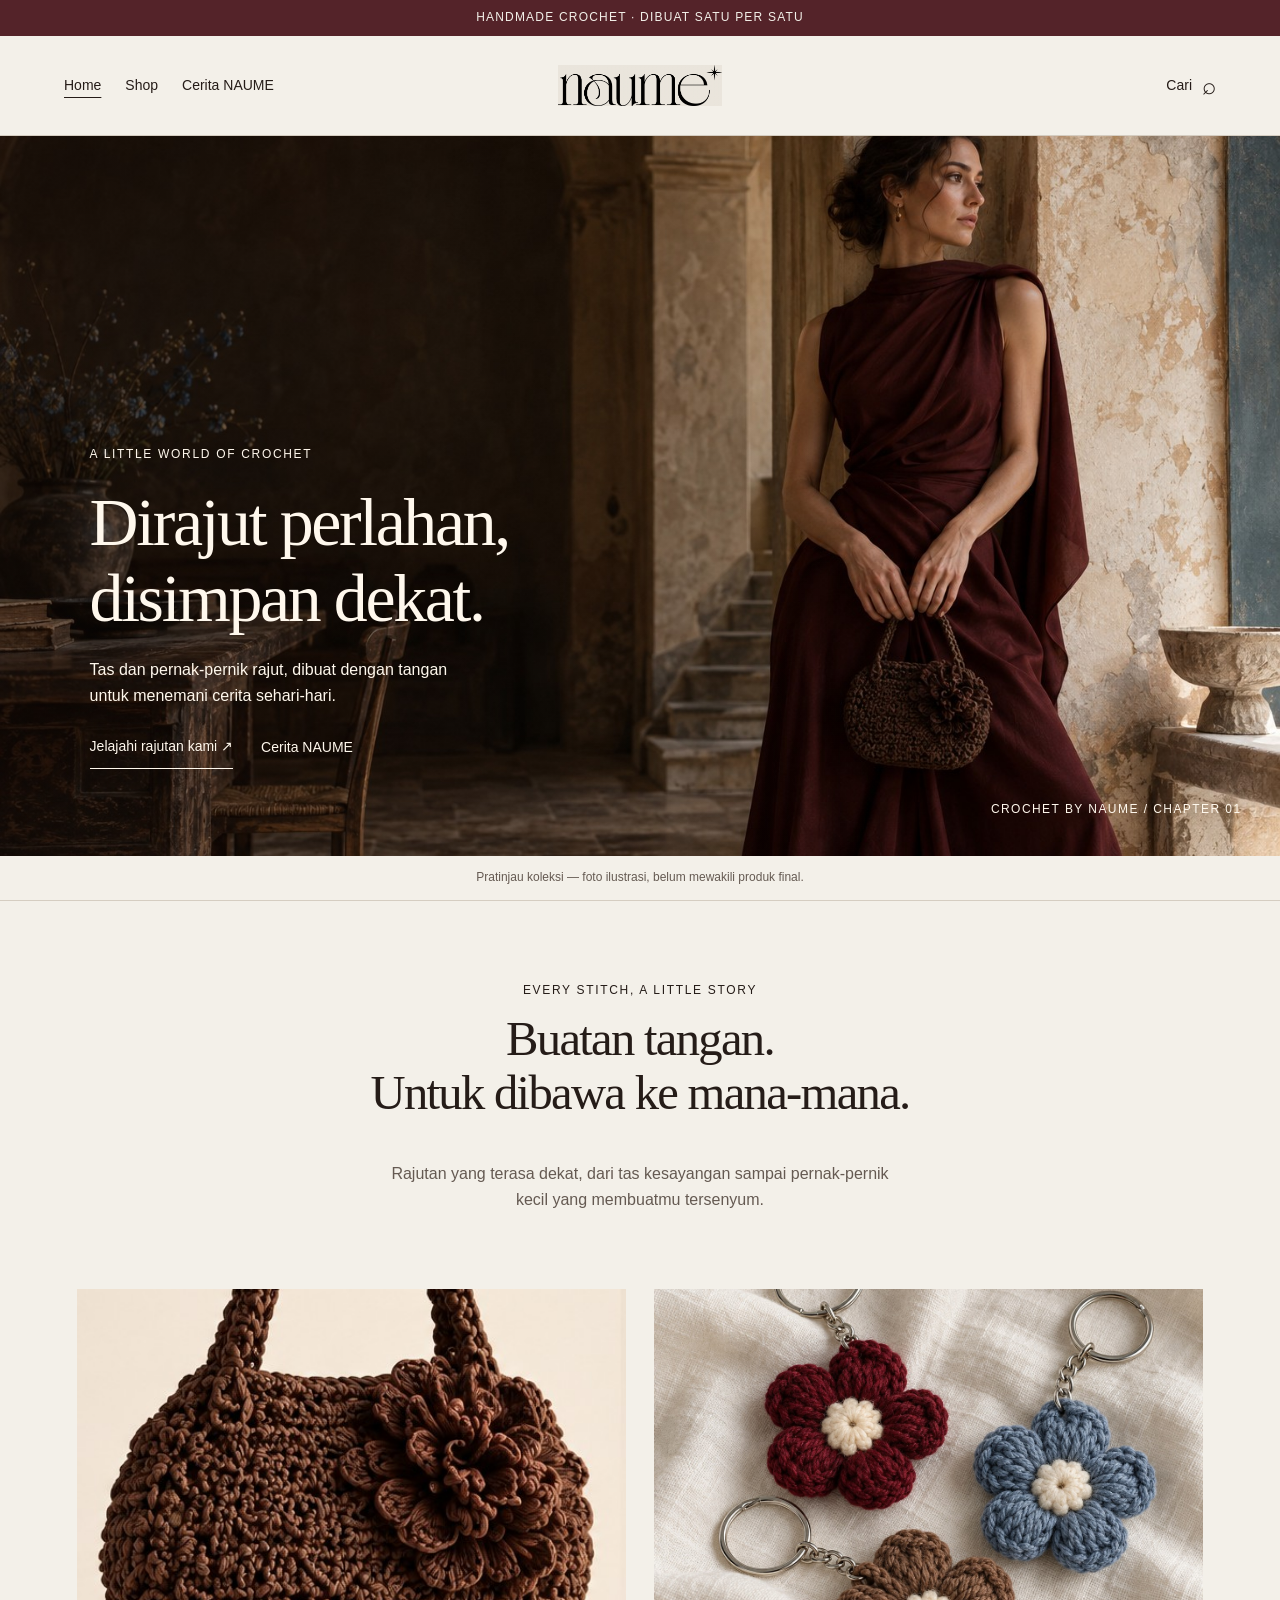
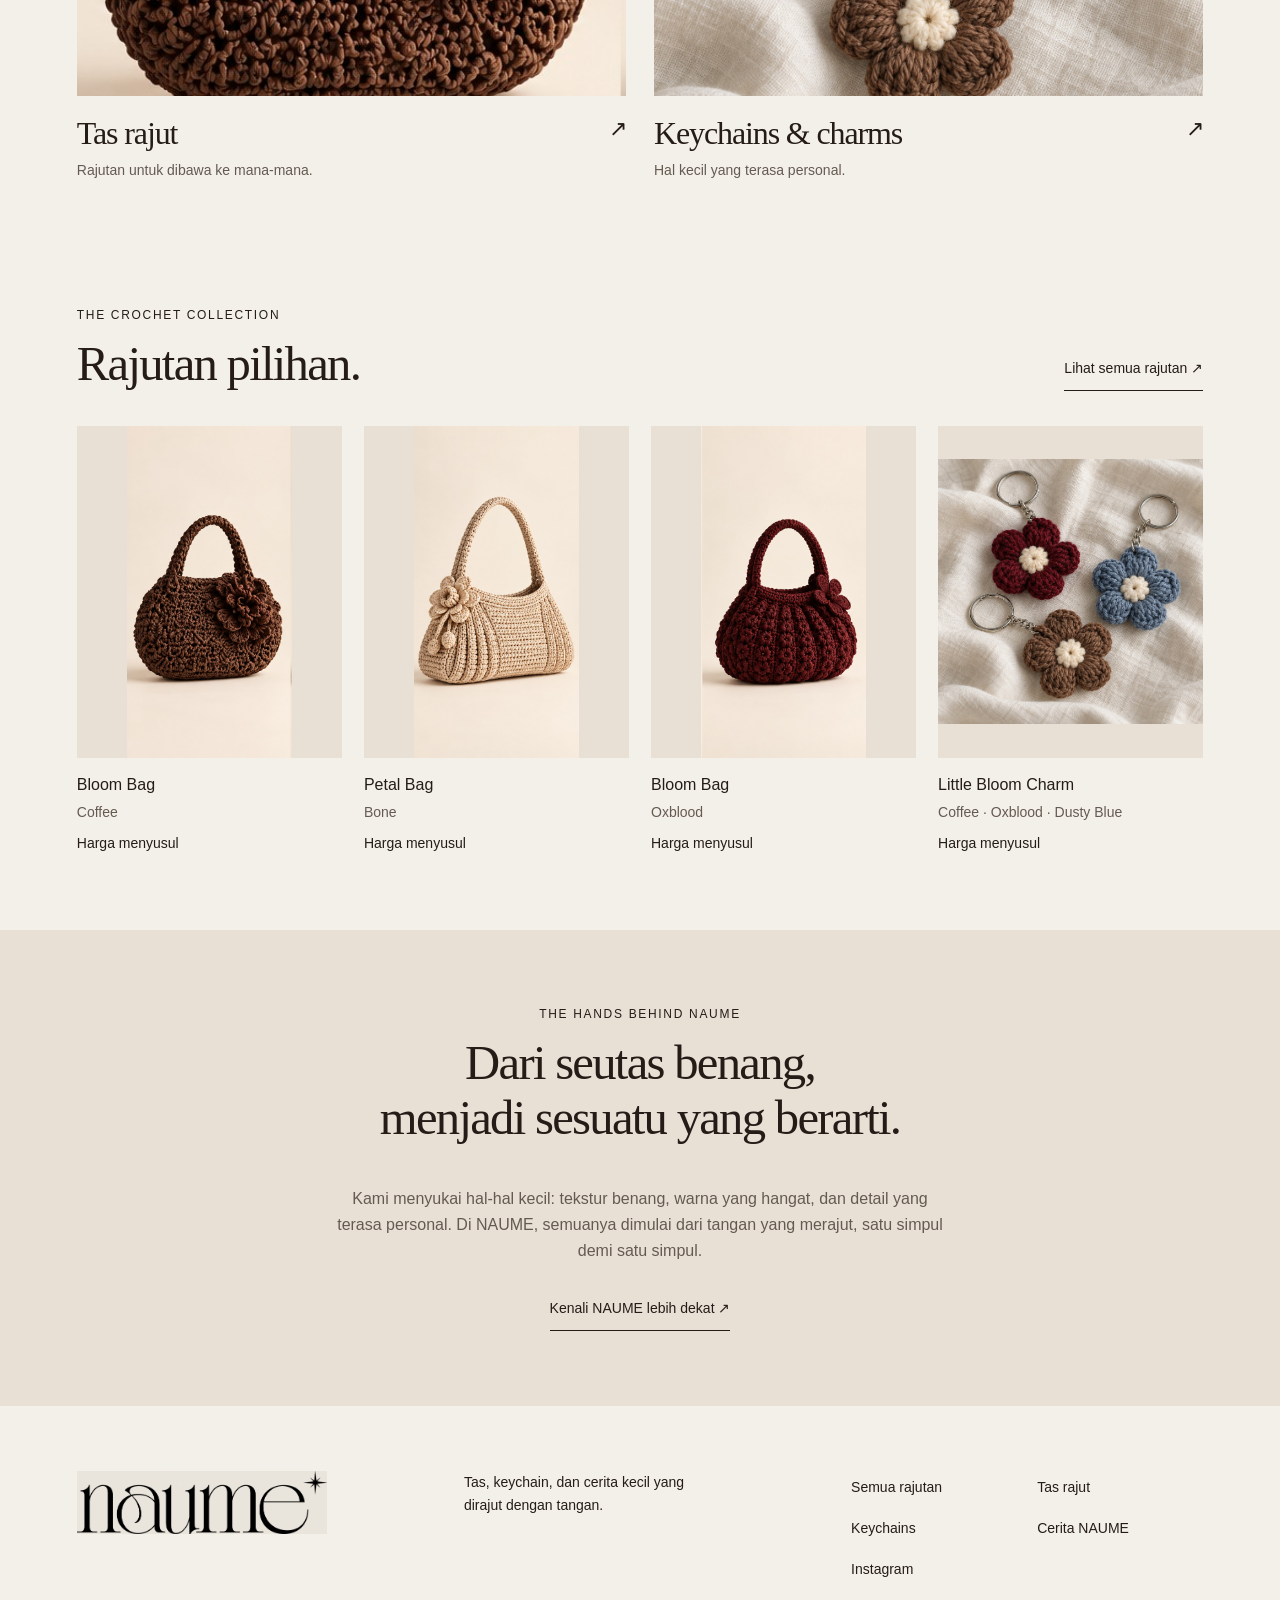
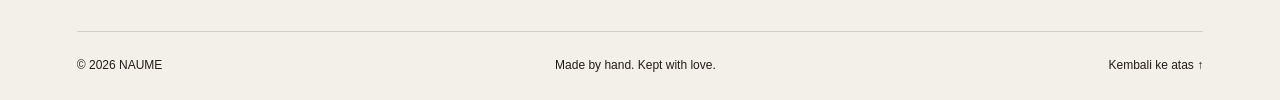
<file: index.html>
<!doctype html>
<html lang="id">
<head>
<meta charset="UTF-8"><meta name="viewport" content="width=device-width,initial-scale=1">
<title>NAUME — Handmade Crochet</title>
<meta name="description" content="Temukan tas dan keychain crochet NAUME. Rajutan buatan tangan, satu simpul demi satu simpul.">
<link rel="icon" href="data:image/svg+xml,%3Csvg xmlns='http://www.w3.org/2000/svg' viewBox='0 0 32 32'%3E%3Crect width='32' height='32' fill='%23542329'/%3E%3Ctext x='8' y='24' font-family='Georgia' font-size='28' fill='%23f3f0e9'%3En%3C/text%3E%3C/svg%3E">
<link rel="stylesheet" href="style.css"><script defer src="helpers.js"></script><script defer src="content.js"></script><script defer src="app.js"></script>
</head>
<body data-page="home"><a class="skip" href="#main">Lewati ke isi</a><div class="announcement" id="announcement"></div><header><a class="brand" href="index.html" aria-label="NAUME beranda"><img src="assets/logo.png" alt="naume" width="164" height="45"></a><nav aria-label="Navigasi utama"><a href="index.html" data-page="home">Home</a><a href="shop.html" data-page="shop">Shop</a><a href="story.html" data-page="story">Cerita NAUME</a></nav><a class="search-toggle" href="shop.html#search" aria-label="Cari produk">Cari <span aria-hidden="true">⌕</span></a></header><main id="main"><noscript><p class="concept">Aktifkan JavaScript untuk menampilkan data produk.</p></noscript><section class="hero" aria-labelledby="hero-title"><img id="hero-image" alt="Campaign crochet NAUME" fetchpriority="high"><div class="hero-shade"></div><div class="hero-copy"><p class="eyebrow" id="hero-eyebrow"></p><h1 id="hero-title"></h1><p id="hero-description"></p><div class="hero-actions"><a class="underlink" href="shop.html" id="hero-button"></a><a class="quiet-link" href="story.html">Cerita NAUME</a></div></div><span class="hero-side" id="hero-side"></span></section><p class="concept" id="concept-notice"></p><section class="intro"><p class="eyebrow" id="intro-eyebrow"></p><h2 id="intro-title"></h2><p id="intro-body"></p></section><section class="category-grid section" aria-label="Jelajahi kategori"><a href="shop.html?category=tas" class="category-card"><div><img id="category-bag" alt="Tas rajut NAUME" loading="lazy"></div><h2>Tas rajut <span>↗</span></h2><p>Rajutan untuk dibawa ke mana-mana.</p></a><a href="shop.html?category=keychain" class="category-card"><div><img id="category-charm" alt="Keychain dan charm crochet NAUME" loading="lazy"></div><h2>Keychains & charms <span>↗</span></h2><p>Hal kecil yang terasa personal.</p></a></section><section class="section featured" aria-labelledby="catalog-title"><div class="section-heading"><div><p class="eyebrow" id="catalog-eyebrow"></p><h2 id="catalog-title"></h2></div><a class="underlink" href="shop.html">Lihat semua rajutan ↗</a></div><div class="product-grid" id="products"></div><p id="empty" hidden>Koleksi baru sedang disiapkan.</p></section><section class="story-teaser section"><p class="eyebrow" id="story-eyebrow"></p><h2 id="story-title"></h2><p id="story-body"></p><a class="underlink" href="story.html">Kenali NAUME lebih dekat ↗</a></section></main><footer><div class="footer-top"><a href="index.html"><img src="assets/logo.png" alt="naume" class="footer-logo" width="260" height="72"></a><p id="footer-copy"></p><nav aria-label="Navigasi footer"><a href="shop.html">Semua rajutan</a><a href="shop.html?category=tas">Tas rajut</a><a href="shop.html?category=keychain">Keychains</a><a href="story.html">Cerita NAUME</a><a id="instagram" hidden>Instagram</a></nav></div><div class="footer-bottom"><span>© <span id="year"></span> NAUME</span><span id="footer-note"></span><a href="#">Kembali ke atas ↑</a></div></footer></body></html>
</file>
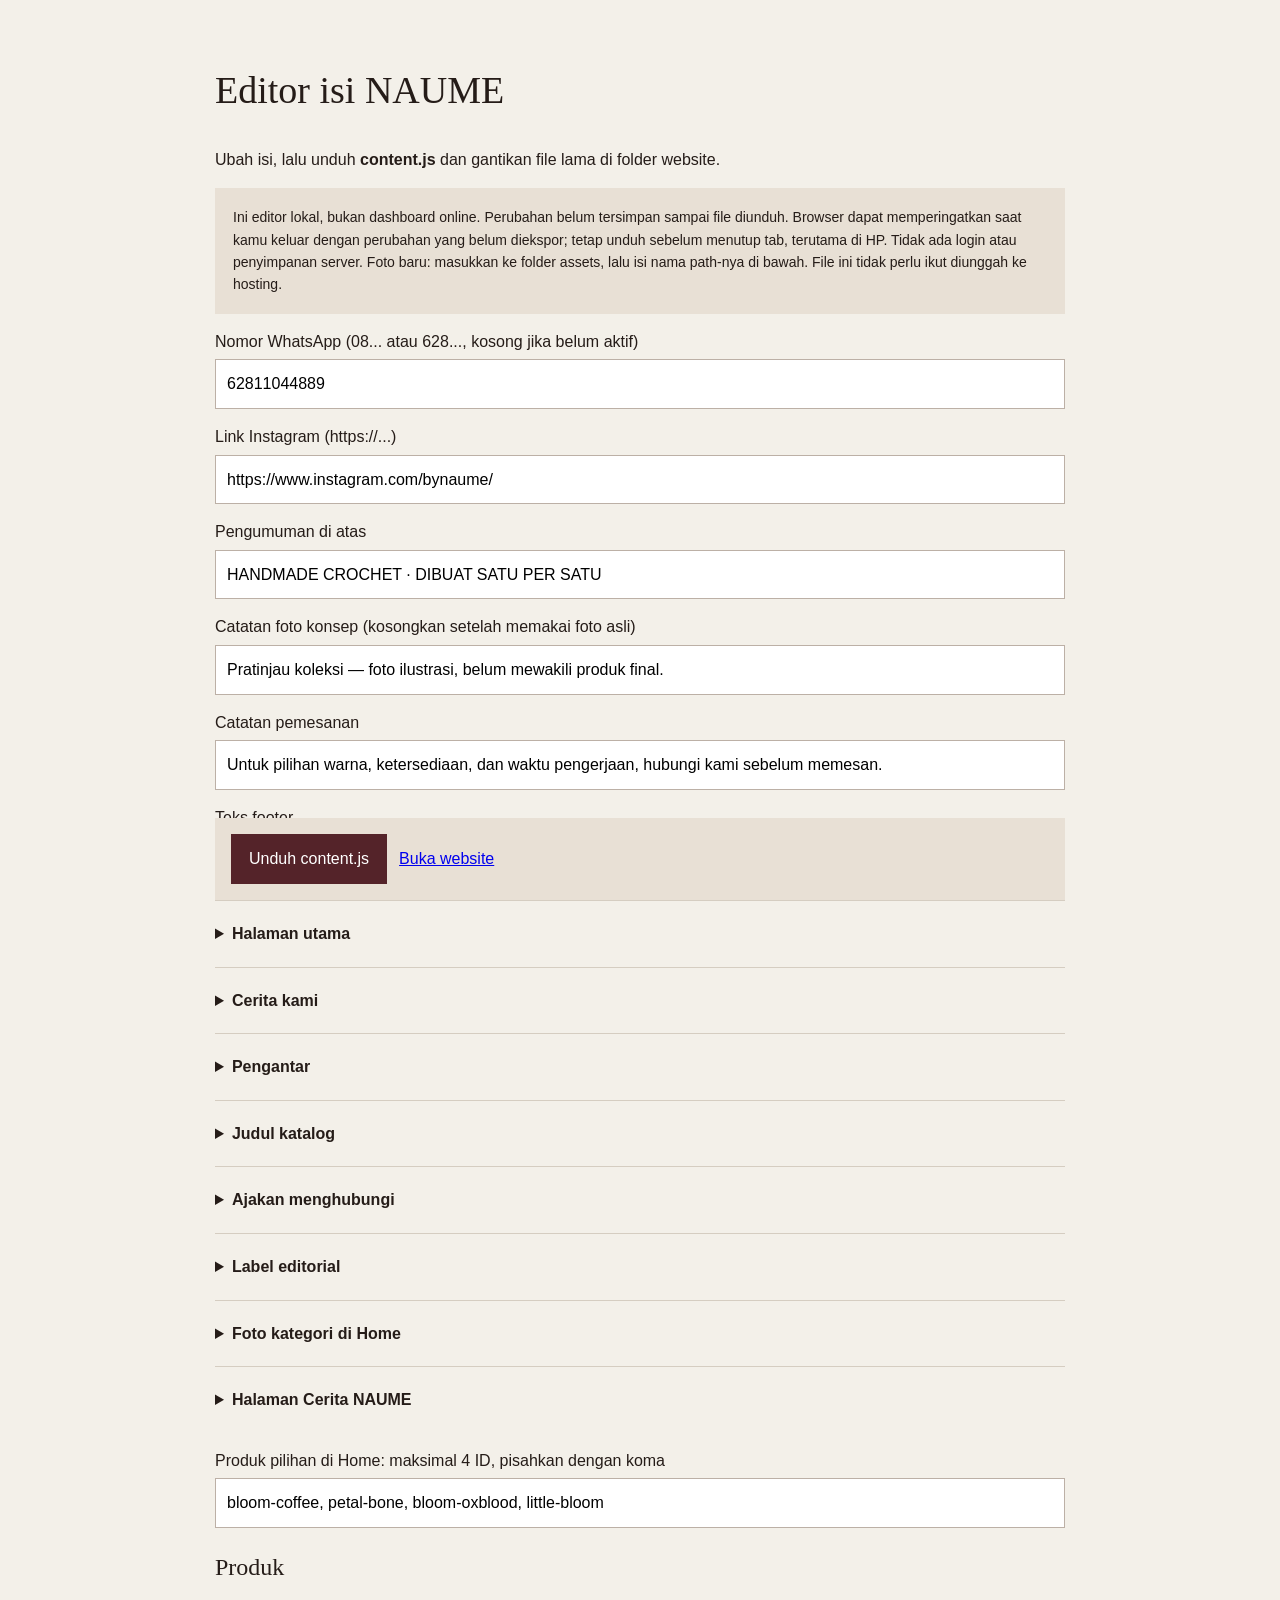
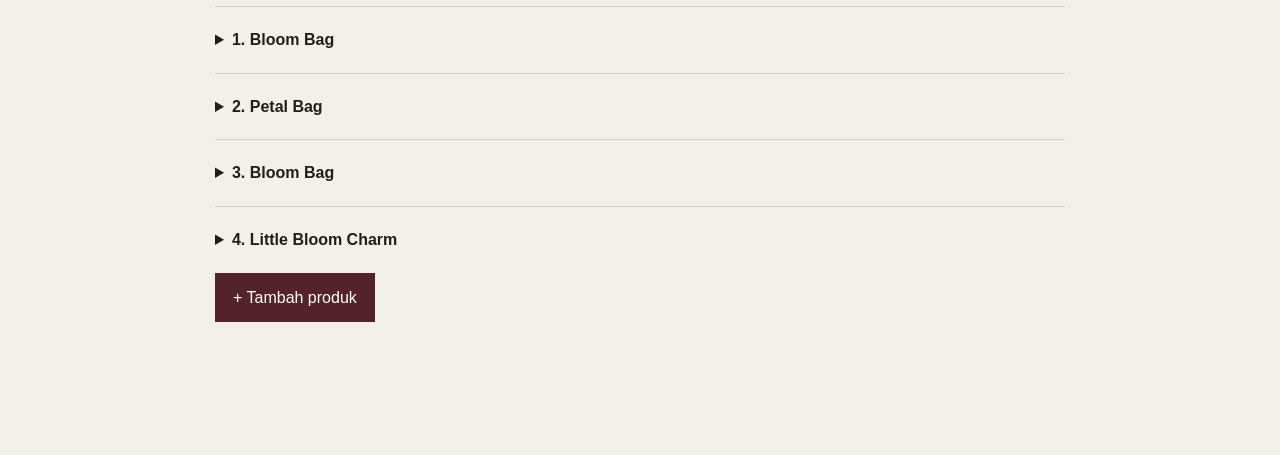
<file: editor.html>
<!doctype html><html lang="id"><head><meta charset="utf-8"><meta name="viewport" content="width=device-width,initial-scale=1"><title>Editor lokal NAUME</title><style>body{font:16px/1.6 Arial;margin:0;background:#f3f0e9;color:#251c18}main{max-width:850px;margin:auto;padding:35px 22px}h1,h2{font-family:Georgia;font-weight:400}h1{font-size:38px}label{display:block;margin:15px 0}input,textarea,select{display:block;box-sizing:border-box;width:100%;padding:11px;margin-top:5px;background:white;border:1px solid #bcb0a6;font:inherit}textarea{min-height:95px}button{background:#542329;color:white;border:0;padding:12px 18px;font:inherit;cursor:pointer}details{border-top:1px solid #d5cdc1;padding:20px 0}summary{cursor:pointer;font-weight:bold}.bar{position:sticky;bottom:0;background:#e8e0d5;padding:16px;display:flex;gap:12px;align-items:center;flex-wrap:wrap}.note{padding:18px;background:#e8e0d5;font-size:14px}.remove{background:none;color:#542329;border:1px solid #542329}.row{display:grid;grid-template-columns:1fr 1fr;gap:15px}@media(max-width:550px){.row{grid-template-columns:1fr}}</style><script src="helpers.js"></script><script src="content.js"></script></head><body><main><h1>Editor isi NAUME</h1><p>Ubah isi, lalu unduh <strong>content.js</strong> dan gantikan file lama di folder website.</p><p class="note">Ini editor lokal, bukan dashboard online. Perubahan belum tersimpan sampai file diunduh. Browser dapat memperingatkan saat kamu keluar dengan perubahan yang belum diekspor; tetap unduh sebelum menutup tab, terutama di HP. Tidak ada login atau penyimpanan server. Foto baru: masukkan ke folder assets, lalu isi nama path-nya di bawah. File ini tidak perlu ikut diunggah ke hosting.</p><form id="form"></form><h2>Produk</h2><div id="products"></div><button id="add" type="button">+ Tambah produk</button><p id="status" role="status"></p><div class="bar"><button id="download" type="button">Unduh content.js</button><a href="index.html" target="_blank">Buka website</a></div></main><script>
const draft=JSON.parse(JSON.stringify(window.NAUME)),form=document.getElementById('form');
let dirty=false;
form.addEventListener('submit',event=>event.preventDefault());
document.addEventListener('input',()=>{dirty=true});
document.addEventListener('change',()=>{dirty=true});
window.addEventListener('beforeunload',event=>{if(dirty){event.preventDefault();event.returnValue=''}});

function field(parent,label,value,change,multiline=false,type='text'){const l=document.createElement('label');l.textContent=label;const el=document.createElement(multiline?'textarea':'input');if(!multiline)el.type=type;el.value=value??'';el.addEventListener('input',()=>change(el.value));l.append(el);parent.append(l);return el}
[['whatsapp','Nomor WhatsApp (08... atau 628..., kosong jika belum aktif)'],['instagram','Link Instagram (https://...)'],['announcement','Pengumuman di atas'],['conceptNotice','Catatan foto konsep (kosongkan setelah memakai foto asli)'],['orderNote','Catatan pemesanan'],['footer','Teks footer']].forEach(([k,l])=>field(form,l,draft[k],v=>draft[k]=v));
[['hero','Halaman utama'],['story','Cerita kami'],['intro','Pengantar'],['catalog','Judul katalog'],['contact','Ajakan menghubungi'],['labels','Label editorial'],['categoryImages','Foto kategori di Home'],['about','Halaman Cerita NAUME']].forEach(([key,title])=>{const d=document.createElement('details'),s=document.createElement('summary');s.textContent=title;d.append(s);Object.keys(draft[key]).forEach(k=>field(d,({eyebrow:'Label kecil',title:'Judul',description:'Deskripsi',image:'Path foto',button:'Teks tombol',body:'Isi cerita',note:'Penutup',heroSide:'Label di foto utama',smallEyebrow:'Label keychains',storyEyebrow:'Label cerita',footerNote:'Kalimat footer',bag:'Foto kategori tas',charm:'Foto kategori keychains',thread:'Cerita benang',hands:'Cerita merajut',everyday:'Cerita keseharian'})[k]||k,draft[key][k],v=>draft[key][k]=v,['title','description','body'].includes(k)));form.append(d)});
const featuredInput=field(form,'Produk pilihan di Home: maksimal 4 ID, pisahkan dengan koma',(draft.featuredIds||[]).join(', '),value=>draft.featuredIds=value.split(',').map(v=>v.trim()).filter(Boolean));
function syncFeatured(){featuredInput.value=draft.featuredIds.join(', ')}
function products(){const root=document.getElementById('products');root.replaceChildren();draft.products.forEach((p,i)=>{const d=document.createElement('details'),s=document.createElement('summary');s.textContent=(i+1)+'. '+p.name;d.append(s);[['id','ID unik (huruf kecil dan tanda -)'],['name','Nama produk'],['color','Warna'],['image','Path foto, contoh: assets/produk-baru.jpg'],['description','Deskripsi'],['material','Bahan'],['dimensions','Ukuran'],['availability','Ketersediaan'],['care','Cara perawatan']].forEach(([k,l])=>field(d,l,p[k],v=>{if(k==='id'){draft.featuredIds=draft.featuredIds.map(id=>id===p.id?v:id);syncFeatured()}p[k]=v;if(k==='name')s.textContent=(i+1)+'. '+v},['description','care'].includes(k)));const l=document.createElement('label');l.textContent='Kategori';const select=document.createElement('select');['tas','keychain'].forEach(k=>{const o=document.createElement('option');o.value=k;o.textContent=k;o.selected=p.category===k;select.append(o)});select.onchange=()=>p.category=select.value;l.append(select);d.append(l);const priceInput=field(d,'Harga rupiah (angka saja; kosong = harga menyusul)',p.price,v=>p.price=v===''?null:Number(v),false,'number');priceInput.min='0';const remove=document.createElement('button');remove.type='button';remove.className='remove';remove.textContent='Hapus produk';remove.onclick=()=>{if(confirm('Hapus '+p.name+' dari draf?')){dirty=true;draft.featuredIds=draft.featuredIds.filter(id=>id!==p.id);syncFeatured();draft.products.splice(i,1);products()}};d.append(remove);root.append(d)})}
document.getElementById('add').onclick=()=>{dirty=true;draft.products.push({id:'produk-'+Date.now(),name:'Produk baru',color:'',category:'tas',price:null,image:'assets/coffee.jpg',description:'',material:'',dimensions:'',availability:'Segera hadir',care:''});products();document.querySelector('#products details:last-child').open=true};
document.getElementById('download').onclick=()=>{const status=document.getElementById('status');const invalid=[...document.querySelectorAll('input')].find(input=>!input.checkValidity());
if(invalid){status.textContent='Periksa nilai isian yang ditandai.';invalid.closest('details')?.setAttribute('open','');invalid.reportValidity();return}
if(draft.whatsapp.trim()&&!NaumeHelpers.phone(draft.whatsapp)){status.textContent='Nomor WhatsApp belum valid. Gunakan 08... atau 628...';return}
if(draft.instagram.trim()&&!NaumeHelpers.instagram(draft.instagram)){status.textContent='Gunakan link lengkap https://www.instagram.com/namaakun/';return}
const imageFields=[draft.hero.image,draft.categoryImages.bag,draft.categoryImages.charm];
if(imageFields.some(value=>!NaumeHelpers.imageUrl(value))){status.textContent='Periksa path foto hero dan kategori. Isi path assets/... atau URL https:// yang valid.';return}
const ids=draft.products.map(p=>p.id);
if(draft.featuredIds.length>4||new Set(draft.featuredIds).size!==draft.featuredIds.length||draft.featuredIds.some(id=>!ids.includes(id))){status.textContent='Produk pilihan Home maksimal 4 ID unik yang ada di daftar produk. Periksa ID setelah menghapus atau mengganti produk.';return}
if(ids.some(id=>!/^[-a-z0-9]+$/.test(id))||new Set(ids).size!==ids.length){status.textContent='ID produk harus unik, berisi huruf kecil/angka/tanda -, tanpa spasi.';return}if(draft.products.some(p=>!p.name.trim()||!NaumeHelpers.imageUrl(p.image)||p.price!==null&&(!Number.isFinite(p.price)||p.price<0))){status.textContent='Periksa nama, foto, dan harga produk.';return}draft.whatsapp=NaumeHelpers.phone(draft.whatsapp);
const notes={whatsapp:'NOTE 01 - Nomor WhatsApp',instagram:'NOTE 01 - Instagram',announcement:'NOTE 02 - Pengumuman',conceptNotice:'NOTE 02 - Label foto konsep',hero:'NOTE 03 - Hero',story:'NOTE 04 - Cerita',small:'NOTE 05 - Keychains',products:'NOTE 06 - Produk',orderNote:'NOTE 07 - Pemesanan',footer:'NOTE 07 - Footer',intro:'NOTE 08 - Pengantar',catalog:'NOTE 08 - Katalog',contact:'NOTE 08 - Kontak',labels:'NOTE 08 - Label editorial',featuredIds:'NOTE 09 - Produk pilihan di Home, maksimal 4',categoryImages:'NOTE 10 - Foto kategori',about:'NOTE 10 - Cerita tambahan'};
const blocks=Object.entries(draft).map(([key,value])=>'  // '+(notes[key]||key)+'\n  '+JSON.stringify(key)+': '+JSON.stringify(value,null,2).replace(/\n/g,'\n  '));
const result='/* NAUME - pusat isi. Edit lewat editor.html atau cari NOTE 01-10. */\nwindow.NAUME = {\n'+blocks.join(',\n')+'\n};\n';
const url=URL.createObjectURL(new Blob([result],{type:'text/javascript'}));const a=document.createElement('a');a.href=url;a.download='content.js';document.body.append(a);a.click();a.remove();dirty=false;setTimeout(()=>URL.revokeObjectURL(url),1000);status.textContent='File diunduh. Ganti content.js lama dengan file ini, lalu muat ulang website.'};products();
</script></body></html>
</file>
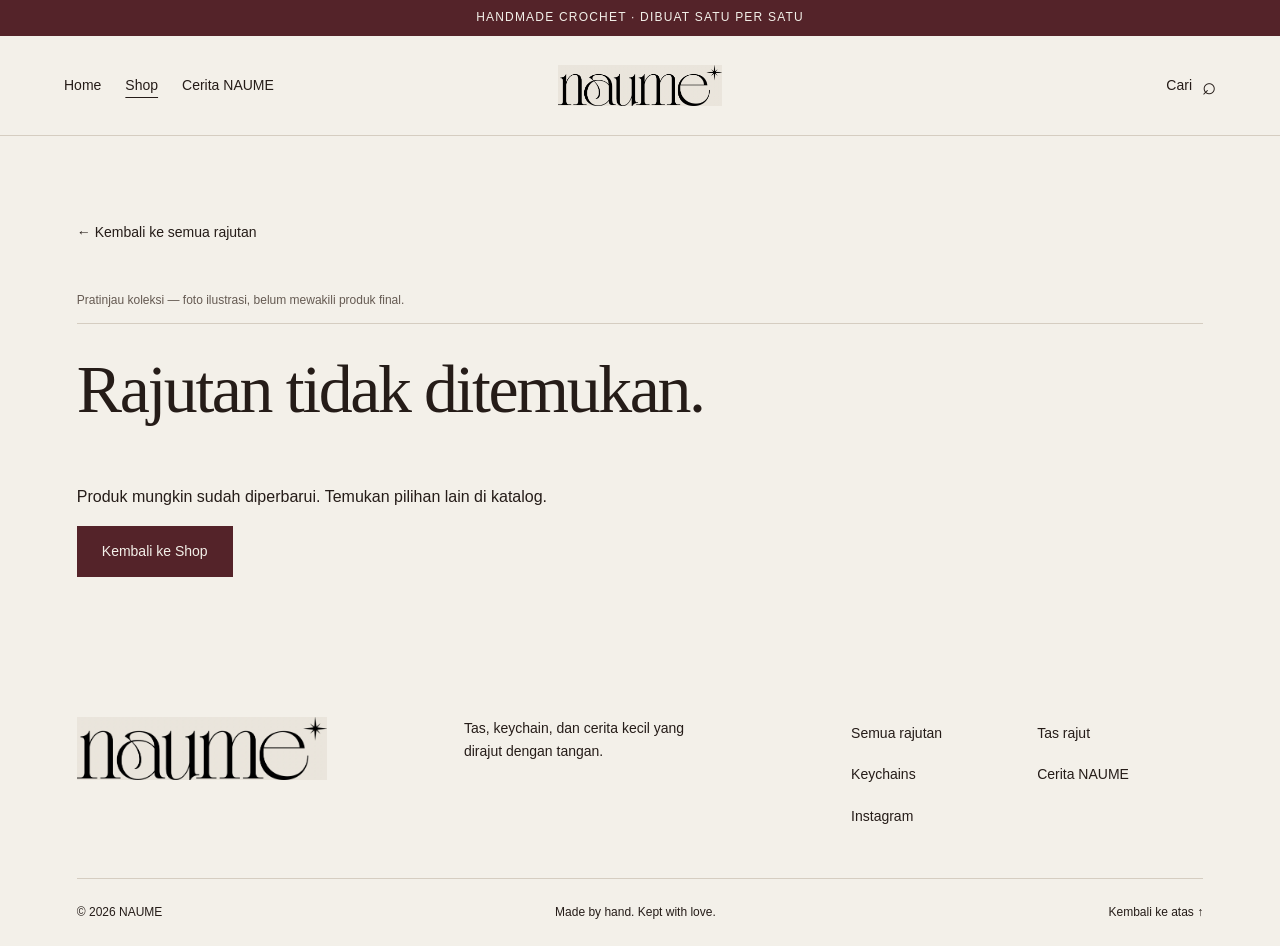
<file: product.html>
<!doctype html>
<html lang="id">
<head>
<meta charset="UTF-8"><meta name="viewport" content="width=device-width,initial-scale=1">
<title>Detail Rajutan — NAUME</title>
<meta name="description" content="Temukan tas dan keychain crochet NAUME. Rajutan buatan tangan, satu simpul demi satu simpul.">
<link rel="icon" href="data:image/svg+xml,%3Csvg xmlns='http://www.w3.org/2000/svg' viewBox='0 0 32 32'%3E%3Crect width='32' height='32' fill='%23542329'/%3E%3Ctext x='8' y='24' font-family='Georgia' font-size='28' fill='%23f3f0e9'%3En%3C/text%3E%3C/svg%3E">
<link rel="stylesheet" href="style.css"><script defer src="helpers.js"></script><script defer src="content.js"></script><script defer src="app.js"></script>
</head>
<body data-page="product"><a class="skip" href="#main">Lewati ke isi</a><div class="announcement" id="announcement"></div><header><a class="brand" href="index.html" aria-label="NAUME beranda"><img src="assets/logo.png" alt="naume" width="164" height="45"></a><nav aria-label="Navigasi utama"><a href="index.html" data-page="home">Home</a><a href="shop.html" data-page="shop">Shop</a><a href="story.html" data-page="story">Cerita NAUME</a></nav><a class="search-toggle" href="shop.html#search" aria-label="Cari produk">Cari <span aria-hidden="true">⌕</span></a></header><main id="main"><noscript><p class="concept">Aktifkan JavaScript untuk menampilkan data produk.</p></noscript><section class="section product-page"><a class="back-link" href="shop.html">← Kembali ke semua rajutan</a><p class="concept" id="concept-notice"></p><div id="product-missing" hidden><h1>Rajutan tidak ditemukan.</h1><p>Produk mungkin sudah diperbarui. Temukan pilihan lain di katalog.</p><a class="solid-button" href="shop.html">Kembali ke Shop</a></div><article id="product-detail" hidden><div class="detail-layout"><div class="detail-photo"><img id="detail-image" alt="" fetchpriority="high"></div><div class="detail-copy"><p class="eyebrow" id="detail-category"></p><h1 id="detail-name"></h1><p id="detail-color"></p><p class="detail-price" id="detail-price"></p><p id="detail-description"></p><p class="availability" id="detail-availability"></p><div class="order-actions"><a class="solid-button" id="detail-order">Pesan via WhatsApp</a><a class="solid-button outline-button" id="detail-instagram" hidden>Hubungi via Instagram</a></div><p class="order-note" id="detail-order-note"></p><details open><summary>Bahan & ukuran</summary><p id="detail-specs"></p></details><details><summary>Merawat rajutanmu</summary><p id="detail-care"></p></details></div></div></article></section></main><footer><div class="footer-top"><a href="index.html"><img src="assets/logo.png" alt="naume" class="footer-logo" width="260" height="72"></a><p id="footer-copy"></p><nav aria-label="Navigasi footer"><a href="shop.html">Semua rajutan</a><a href="shop.html?category=tas">Tas rajut</a><a href="shop.html?category=keychain">Keychains</a><a href="story.html">Cerita NAUME</a><a id="instagram" hidden>Instagram</a></nav></div><div class="footer-bottom"><span>© <span id="year"></span> NAUME</span><span id="footer-note"></span><a href="#">Kembali ke atas ↑</a></div></footer></body></html>
</file>
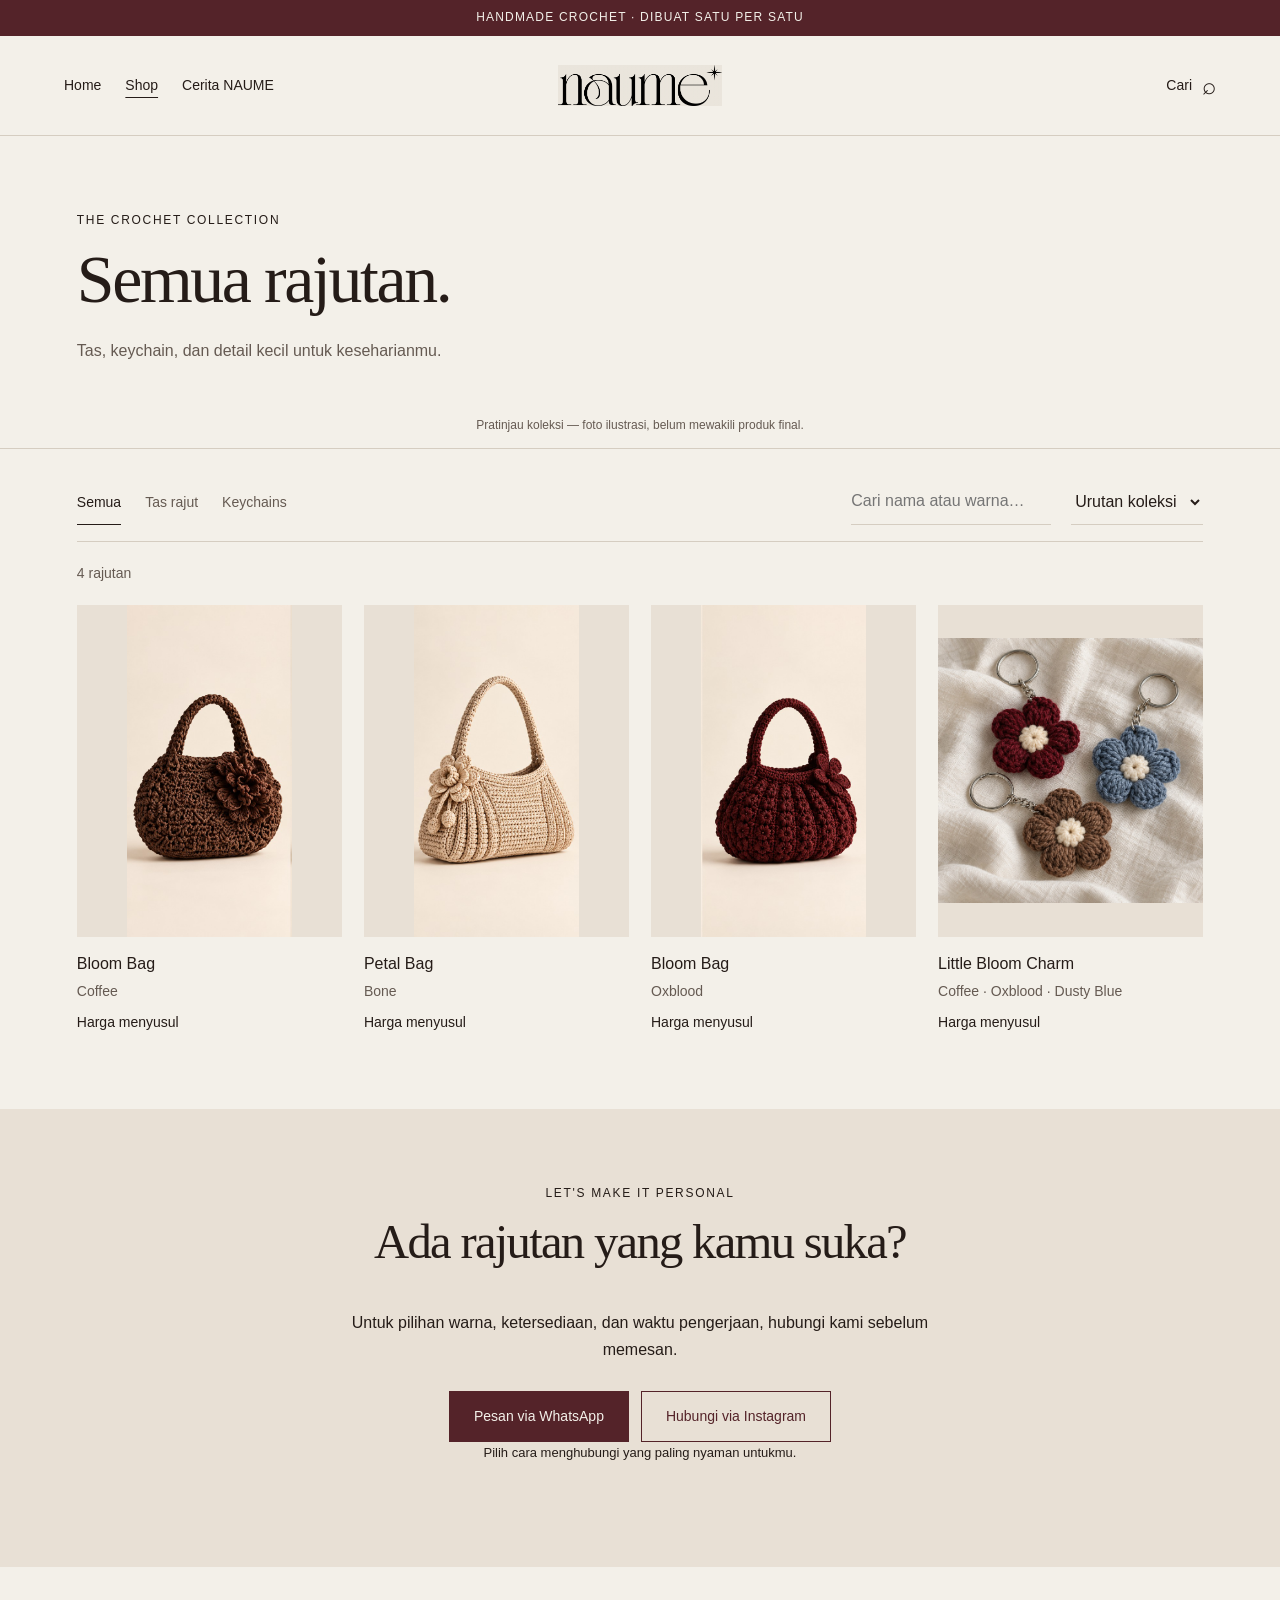
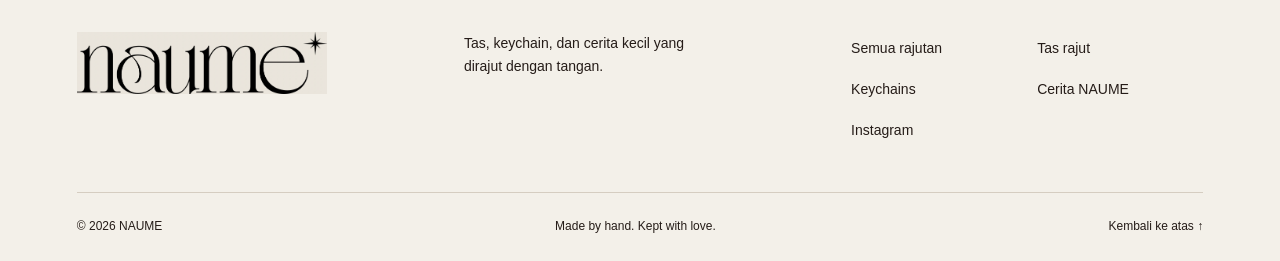
<file: shop.html>
<!doctype html>
<html lang="id">
<head>
<meta charset="UTF-8"><meta name="viewport" content="width=device-width,initial-scale=1">
<title>Shop — Rajutan NAUME</title>
<meta name="description" content="Temukan tas dan keychain crochet NAUME. Rajutan buatan tangan, satu simpul demi satu simpul.">
<link rel="icon" href="data:image/svg+xml,%3Csvg xmlns='http://www.w3.org/2000/svg' viewBox='0 0 32 32'%3E%3Crect width='32' height='32' fill='%23542329'/%3E%3Ctext x='8' y='24' font-family='Georgia' font-size='28' fill='%23f3f0e9'%3En%3C/text%3E%3C/svg%3E">
<link rel="stylesheet" href="style.css"><script defer src="helpers.js"></script><script defer src="content.js"></script><script defer src="app.js"></script>
</head>
<body data-page="shop"><a class="skip" href="#main">Lewati ke isi</a><div class="announcement" id="announcement"></div><header><a class="brand" href="index.html" aria-label="NAUME beranda"><img src="assets/logo.png" alt="naume" width="164" height="45"></a><nav aria-label="Navigasi utama"><a href="index.html" data-page="home">Home</a><a href="shop.html" data-page="shop">Shop</a><a href="story.html" data-page="story">Cerita NAUME</a></nav><a class="search-toggle" href="shop.html#search" aria-label="Cari produk">Cari <span aria-hidden="true">⌕</span></a></header><main id="main"><noscript><p class="concept">Aktifkan JavaScript untuk menampilkan data produk.</p></noscript><section class="shop-heading section"><p class="eyebrow">THE CROCHET COLLECTION</p><h1>Semua rajutan.</h1><p>Tas, keychain, dan detail kecil untuk keseharianmu.</p></section><p class="concept" id="concept-notice"></p><section class="catalog section"><div class="catalog-controls"><div class="filters" role="group" aria-label="Kategori produk"><button data-filter="semua" aria-pressed="true">Semua</button><button data-filter="tas" aria-pressed="false">Tas rajut</button><button data-filter="keychain" aria-pressed="false">Keychains</button></div><div class="shop-tools"><label><span class="sr-only">Cari nama atau warna</span><input id="search" type="search" placeholder="Cari nama atau warna…"></label><label><span class="sr-only">Urutkan produk</span><select id="sort"><option value="default">Urutan koleksi</option><option value="name">Nama A–Z</option><option value="low">Harga terendah</option><option value="high">Harga tertinggi</option></select></label></div></div><p id="result-count" class="result-count" role="status" aria-live="polite"></p><div class="product-grid" id="products"></div><div id="empty" hidden><p>Tidak ada rajutan yang cocok.</p><button class="underlink" id="reset-search">Tampilkan semua rajutan</button></div><button class="solid-button outline-button load-more" id="load-more" hidden>Tampilkan lebih banyak</button></section><section class="contact section"><p class="eyebrow" id="contact-eyebrow"></p><h2 id="contact-title"></h2><p id="order-note"></p><div class="order-actions"><a class="solid-button" id="contact-link">Pesan via WhatsApp</a><a class="solid-button outline-button" id="contact-instagram" hidden>Hubungi via Instagram</a></div><p class="contact-state" id="contact-state"></p></section></main><footer><div class="footer-top"><a href="index.html"><img src="assets/logo.png" alt="naume" class="footer-logo" width="260" height="72"></a><p id="footer-copy"></p><nav aria-label="Navigasi footer"><a href="shop.html">Semua rajutan</a><a href="shop.html?category=tas">Tas rajut</a><a href="shop.html?category=keychain">Keychains</a><a href="story.html">Cerita NAUME</a><a id="instagram" hidden>Instagram</a></nav></div><div class="footer-bottom"><span>© <span id="year"></span> NAUME</span><span id="footer-note"></span><a href="#">Kembali ke atas ↑</a></div></footer></body></html>
</file>
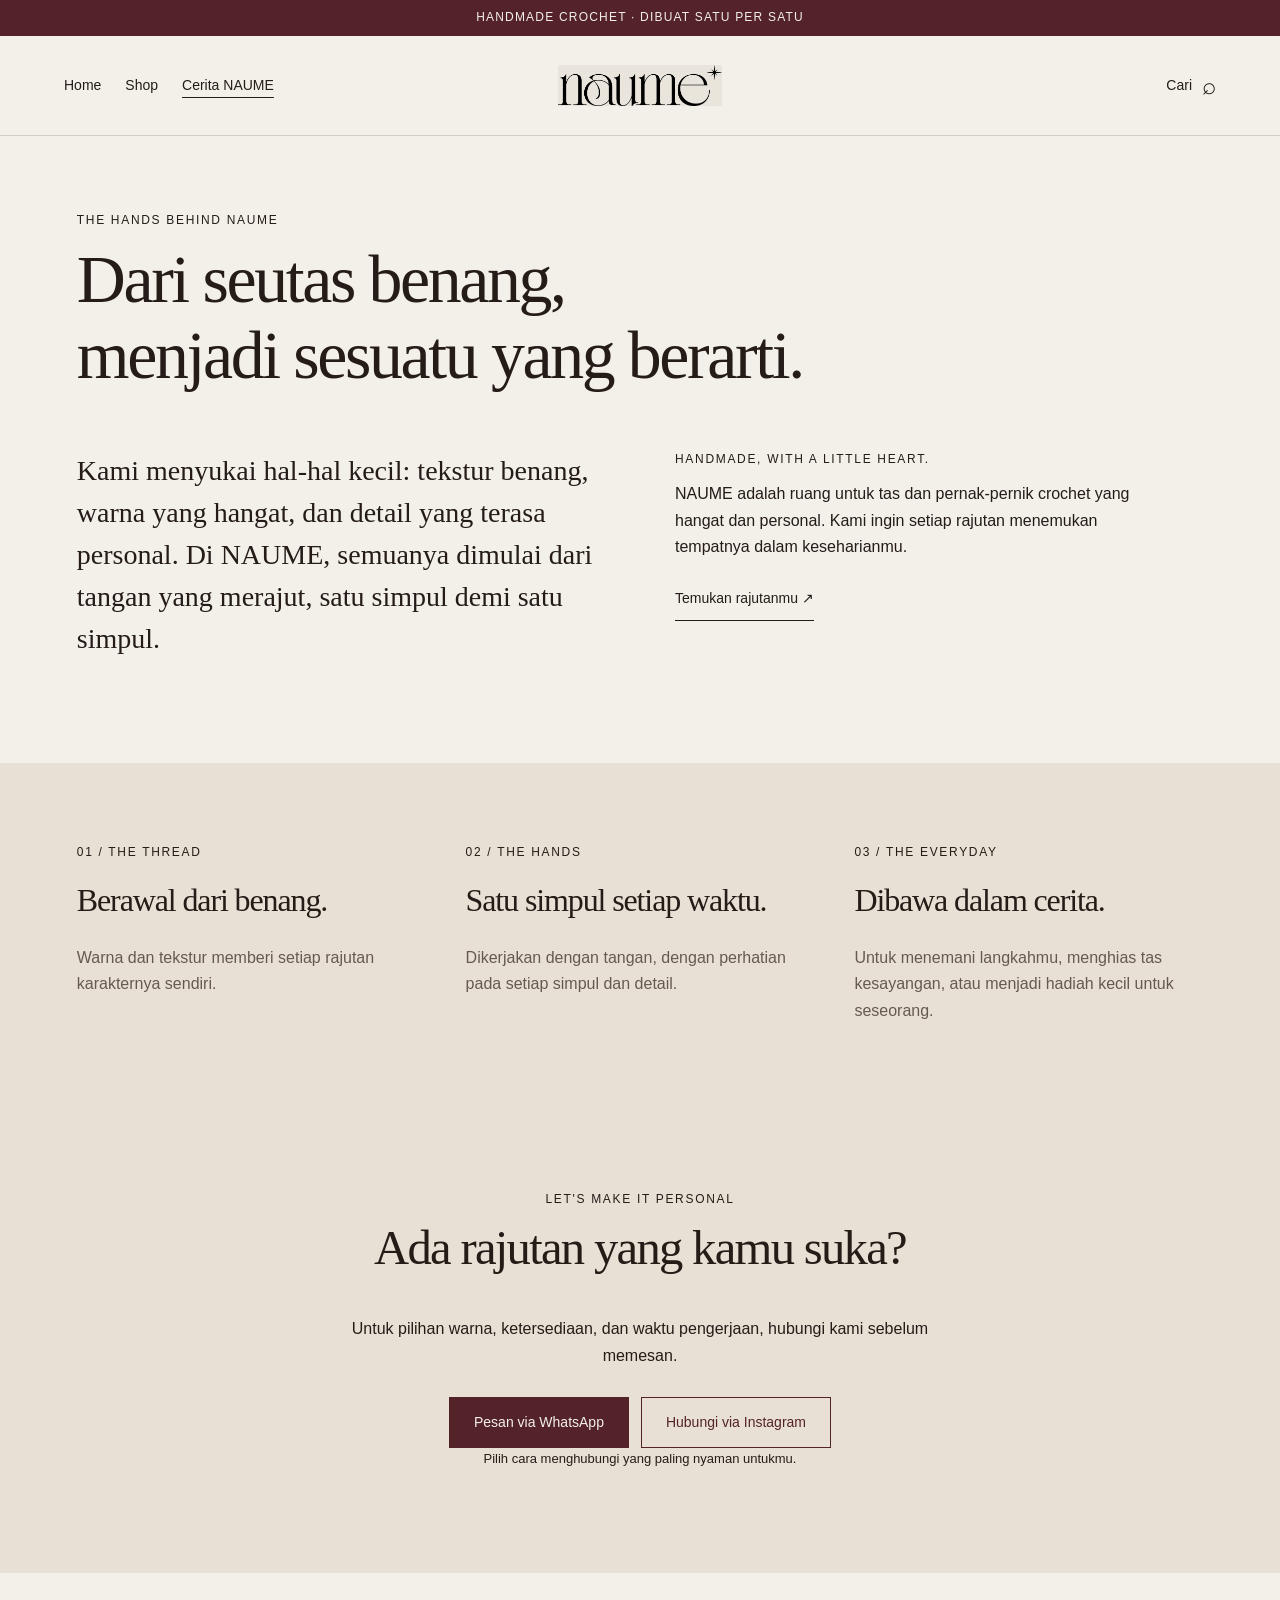
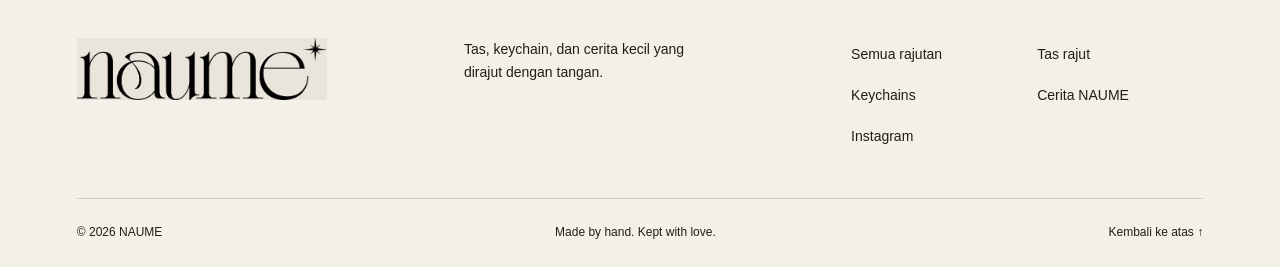
<file: story.html>
<!doctype html>
<html lang="id">
<head>
<meta charset="UTF-8"><meta name="viewport" content="width=device-width,initial-scale=1">
<title>Cerita NAUME — Handmade Crochet</title>
<meta name="description" content="Temukan tas dan keychain crochet NAUME. Rajutan buatan tangan, satu simpul demi satu simpul.">
<link rel="icon" href="data:image/svg+xml,%3Csvg xmlns='http://www.w3.org/2000/svg' viewBox='0 0 32 32'%3E%3Crect width='32' height='32' fill='%23542329'/%3E%3Ctext x='8' y='24' font-family='Georgia' font-size='28' fill='%23f3f0e9'%3En%3C/text%3E%3C/svg%3E">
<link rel="stylesheet" href="style.css"><script defer src="helpers.js"></script><script defer src="content.js"></script><script defer src="app.js"></script>
</head>
<body data-page="story"><a class="skip" href="#main">Lewati ke isi</a><div class="announcement" id="announcement"></div><header><a class="brand" href="index.html" aria-label="NAUME beranda"><img src="assets/logo.png" alt="naume" width="164" height="45"></a><nav aria-label="Navigasi utama"><a href="index.html" data-page="home">Home</a><a href="shop.html" data-page="shop">Shop</a><a href="story.html" data-page="story">Cerita NAUME</a></nav><a class="search-toggle" href="shop.html#search" aria-label="Cari produk">Cari <span aria-hidden="true">⌕</span></a></header><main id="main"><noscript><p class="concept">Aktifkan JavaScript untuk menampilkan data produk.</p></noscript><section class="story-page section"><p class="eyebrow" id="story-eyebrow"></p><h1 id="story-title"></h1><div class="story-columns"><p class="story-lead" id="story-body"></p><div><p id="story-note" class="eyebrow"></p><p id="about-body"></p><a class="underlink" href="shop.html">Temukan rajutanmu ↗</a></div></div></section><section class="values section"><div><span class="eyebrow">01 / THE THREAD</span><h2>Berawal dari benang.</h2><p id="about-thread"></p></div><div><span class="eyebrow">02 / THE HANDS</span><h2>Satu simpul setiap waktu.</h2><p id="about-hands"></p></div><div><span class="eyebrow">03 / THE EVERYDAY</span><h2>Dibawa dalam cerita.</h2><p id="about-everyday"></p></div></section><section class="contact section"><p class="eyebrow" id="contact-eyebrow"></p><h2 id="contact-title"></h2><p id="order-note"></p><div class="order-actions"><a class="solid-button" id="contact-link">Pesan via WhatsApp</a><a class="solid-button outline-button" id="contact-instagram" hidden>Hubungi via Instagram</a></div><p class="contact-state" id="contact-state"></p></section></main><footer><div class="footer-top"><a href="index.html"><img src="assets/logo.png" alt="naume" class="footer-logo" width="260" height="72"></a><p id="footer-copy"></p><nav aria-label="Navigasi footer"><a href="shop.html">Semua rajutan</a><a href="shop.html?category=tas">Tas rajut</a><a href="shop.html?category=keychain">Keychains</a><a href="story.html">Cerita NAUME</a><a id="instagram" hidden>Instagram</a></nav></div><div class="footer-bottom"><span>© <span id="year"></span> NAUME</span><span id="footer-note"></span><a href="#">Kembali ke atas ↑</a></div></footer></body></html>
</file>
<file: style.css>
/* NOTE WARNA — ubah di sini untuk mengganti tema. */
:root{--ivory:#f3f0e9;--bone:#e8e0d5;--espresso:#251c18;--oxblood:#542329;--muted:#655a52;--line:#d5cdc1;--serif:Georgia,'Times New Roman',serif;--sans:Arial,Helvetica,sans-serif}
*{box-sizing:border-box}html{scroll-behavior:smooth;scroll-padding-top:24px}body{margin:0;color:var(--espresso);background:var(--ivory);font:16px/1.65 var(--sans)}[hidden]{display:none!important}a{color:inherit;text-decoration:none}button,input,select{font:inherit;color:inherit}button{cursor:pointer}img{display:block;max-width:100%;height:auto}h1,h2,h3,p{margin-top:0}h1,h2{font-family:var(--serif);font-weight:400;line-height:1.12;letter-spacing:-.035em;overflow-wrap:break-word}h1{font-size:clamp(42px,5.3vw,76px)}h2{font-size:clamp(32px,3.8vw,54px)}a:focus-visible,button:focus-visible,input:focus-visible,select:focus-visible,summary:focus-visible{outline:2px solid var(--oxblood);outline-offset:5px}.eyebrow{font-size:12px;letter-spacing:.14em;line-height:1.6}.section{padding:75px max(6%,calc((100% - 1400px)/2))}.announcement{background:var(--oxblood);color:var(--ivory);text-align:center;padding:8px 15px;font-size:12px;letter-spacing:.1em}header{min-height:100px;padding:16px 5%;display:grid;grid-template-columns:1fr auto 1fr;align-items:center;gap:20px;border-bottom:1px solid var(--line)}.brand{width:164px;grid-column:2;grid-row:1}.brand img,.footer-logo{mix-blend-mode:multiply;height:auto}header nav{grid-column:1;grid-row:1;display:flex;gap:24px;font-size:14px}header nav a,.search-toggle{min-height:44px;display:flex;align-items:center}header a[aria-current=page]{text-decoration:underline;text-underline-offset:7px}.search-toggle{justify-self:end;font-size:14px;gap:10px;grid-column:3;grid-row:1}.search-toggle span{font-size:24px}.hero{height:min(720px,70vw);min-height:560px;position:relative;color:#fff8ed;overflow:hidden;background:var(--espresso)}.hero>img{width:100%;height:100%;object-fit:cover;object-position:65% center}.hero-shade{position:absolute;inset:0;background:linear-gradient(90deg,#140c0866,transparent 70%)}.hero-copy{position:absolute;bottom:12%;left:7%;max-width:490px;right:7%}.hero h1{white-space:pre-line;margin:20px 0}.hero-copy>p:not(.eyebrow){max-width:365px}.hero-actions{display:flex;align-items:center;gap:28px;flex-wrap:wrap}.underlink{display:inline-block;background:none;border:0;border-bottom:1px solid currentColor;padding:10px 0;min-height:44px;font-size:14px}.quiet-link{font-size:14px;padding:10px 0}.hero-side{position:absolute;right:3%;bottom:5%;font-size:12px;letter-spacing:.12em}.hero a:focus-visible{outline-color:var(--ivory)}.concept{font-size:12px;text-align:center;padding:12px 20px;margin:0;border-bottom:1px solid var(--line);color:var(--muted)}.intro{text-align:center;padding:80px 24px 30px}.intro h2{white-space:pre-line}.intro>p:last-child{max-width:500px;margin:0 auto;color:var(--muted)}.category-grid{display:grid;grid-template-columns:1fr 1fr;gap:28px;padding-top:45px;padding-bottom:35px}.category-card>div{aspect-ratio:1.35;background:var(--bone);overflow:hidden}.category-card img{width:100%;height:100%;object-fit:cover}.category-card:first-child img{object-position:center 60%}.category-card h2{font-size:32px;margin:20px 0 7px;display:flex;justify-content:space-between;gap:15px}.category-card h2 span{font:22px var(--sans)}.category-card p{font-size:14px;color:var(--muted)}.section-heading{display:flex;justify-content:space-between;align-items:end;gap:24px;margin-bottom:35px}.section-heading h2{margin-bottom:0}.section-heading>a{flex-shrink:0}.product-grid{display:grid;grid-template-columns:repeat(4,minmax(0,1fr));gap:35px 22px}.product{min-width:0;display:block}.product-image{aspect-ratio:4/5;background:var(--bone);overflow:hidden}.product-image img{width:100%;height:100%;object-fit:contain;transition:transform .4s}.product:hover img{transform:scale(1.025)}.product-info{display:flex;flex-direction:column;gap:3px;padding-top:14px}.product-name{font-size:16px}.color,.price{font-size:14px;overflow-wrap:anywhere}.color{color:var(--muted)}.price{margin-top:5px}.story-teaser{background:var(--bone);text-align:center;padding-top:75px;padding-bottom:75px}.story-teaser h2{white-space:pre-line}.story-teaser>p:not(.eyebrow){max-width:620px;margin:0 auto 22px;color:var(--muted)}.shop-heading{padding-bottom:40px}.shop-heading h1{margin-bottom:20px}.shop-heading p:last-child{color:var(--muted);margin:0}.catalog{padding-top:30px}.catalog-controls{display:flex;gap:25px;justify-content:space-between;border-bottom:1px solid var(--line);padding-bottom:16px;align-items:center}.filters{display:flex;gap:24px;flex-shrink:0}.filters button{background:none;border:0;padding:10px 0;font-size:14px;min-height:44px;color:var(--muted)}.filters button[aria-pressed=true]{color:var(--espresso);box-shadow:0 1px var(--espresso)}.shop-tools{display:flex;gap:20px;min-width:0}input,select{min-height:46px;background:transparent;border:0;border-bottom:1px solid var(--line);border-radius:0;padding:8px 0;font-size:16px;max-width:100%}.shop-tools label{min-width:0}input{width:100%}.result-count{font-size:14px;color:var(--muted);margin:20px 0}.load-more{display:block!important;margin:40px auto 0}.load-more[hidden]{display:none!important}.contact{text-align:center;background:var(--bone)}.contact>p:not(.eyebrow){max-width:580px;margin:0 auto 28px}.order-actions{display:flex;justify-content:center;gap:12px;flex-wrap:wrap}.solid-button{display:inline-flex;align-items:center;justify-content:center;min-height:48px;padding:13px 24px;border:1px solid var(--oxblood);background:var(--oxblood);color:var(--ivory);font-size:14px;text-align:center}.outline-button{background:transparent;color:var(--oxblood)}.solid-button[aria-disabled=true]{opacity:.6}.contact .contact-state{font-size:13px;margin:16px auto 0}footer{padding:65px 6% 24px}.footer-top{display:grid;grid-template-columns:1fr 1fr 1fr;gap:35px}.footer-logo{width:250px}.footer-top p{max-width:235px;font-size:14px}.footer-top nav{display:grid;grid-template-columns:1fr 1fr;gap:8px 20px;font-size:14px}.footer-top nav a{padding:5px 0}.footer-bottom{border-top:1px solid var(--line);padding-top:24px;margin-top:45px;display:flex;justify-content:space-between;gap:20px;font-size:12px}.story-page h1{white-space:pre-line;max-width:950px}.story-columns{display:grid;grid-template-columns:1fr 1fr;gap:70px;margin-top:55px}.story-lead{font-family:var(--serif);font-size:28px;line-height:1.5}.story-columns>div{max-width:470px}.values{display:grid;grid-template-columns:repeat(3,1fr);gap:40px;background:var(--bone)}.values h2{font-size:32px;margin-top:18px}.values p{color:var(--muted)}.back-link{display:inline-block;font-size:14px;margin-bottom:24px;min-height:44px;padding-top:10px}.product-page .concept{text-align:left;padding:12px 0;margin-bottom:28px}.detail-layout{display:grid;grid-template-columns:1.15fr 1fr;gap:60px;align-items:start}.detail-photo{background:var(--bone);position:sticky;top:25px}.detail-photo img{width:100%;max-height:750px;object-fit:contain}.detail-copy h1{font-size:48px;margin-bottom:12px}.detail-copy p{overflow-wrap:anywhere}.detail-price{font-size:22px;margin:24px 0}.availability{font-size:14px;color:var(--oxblood)}.detail-copy .order-actions{flex-direction:column;margin:24px 0 16px}.order-note{font-size:13px;color:var(--muted)}details{border-top:1px solid var(--line);padding:18px 0}summary{cursor:pointer;min-height:32px}details p{white-space:pre-line;font-size:14px;margin:14px 0 0}.image-unavailable{min-height:180px;display:flex;height:100%;align-items:center;justify-content:center;padding:25px;background:var(--bone);color:var(--espresso)}.skip{position:fixed;top:-100px;left:10px;z-index:5;background:white;padding:10px}.skip:focus{top:10px}.sr-only{position:absolute;width:1px;height:1px;overflow:hidden;clip:rect(0,0,0,0)}
/* NOTE MOBILE — tablet & HP, menu selalu terlihat. */
@media(max-width:1050px){header{grid-template-rows:auto auto;gap:5px;height:125px;padding:12px 5%}.brand{grid-row:1}.search-toggle{grid-row:1}header nav{grid-column:1/4;grid-row:2;justify-content:center}.product-grid{grid-template-columns:repeat(2,minmax(0,1fr))}.catalog-controls{align-items:stretch;flex-direction:column;gap:15px}.shop-tools{justify-content:space-between}.shop-tools label:first-child{flex:1}.detail-layout{gap:35px}.footer-top{grid-template-columns:1fr 1fr}.footer-top>a{grid-column:1/3}}
@media(max-width:650px){.section{padding:48px 6%}.brand{width:130px}header nav{gap:28px}.announcement{font-size:11px;letter-spacing:.07em}.hero{height:680px;min-height:570px;max-height:calc(100svh - 100px)}.hero>img{object-position:68% center}.hero-shade{background:linear-gradient(0deg,#140c08d9,transparent 90%)}.hero-copy{bottom:8%}.hero h1{font-size:clamp(38px,10vw,52px)}.hero-copy>p:not(.eyebrow){font-size:16px}.hero-side{display:none}.hero-actions{gap:24px}.intro{padding:55px 6% 15px}.category-grid{gap:16px;padding-top:32px;padding-bottom:15px}.category-card>div{aspect-ratio:4/5}.category-card h2{font-size:24px;display:block}.category-card h2 span{display:none}.category-card p{font-size:14px}.section-heading{align-items:start;flex-direction:column;gap:12px}.product-grid{gap:30px 16px}.story-teaser h2{font-size:34px}.shop-heading{padding-bottom:25px}.shop-heading h1{font-size:44px}.catalog{padding-top:24px}.shop-tools{flex-direction:column;gap:6px}.shop-tools select{width:100%}.filters{gap:25px}.order-actions{flex-direction:column}.footer-top{gap:24px}.footer-top nav{grid-template-columns:1fr}.footer-bottom{flex-wrap:wrap;font-size:12px}.story-columns{grid-template-columns:1fr;gap:20px;margin-top:30px}.story-lead{font-size:24px}.story-page h1{font-size:42px}.values{grid-template-columns:1fr;gap:25px}.detail-layout{grid-template-columns:1fr;gap:28px}.detail-photo{position:static}.detail-photo img{height:420px;max-height:60svh;object-fit:contain}.detail-copy h1{font-size:40px}.product-page{padding-top:20px}.detail-copy .order-actions{position:static}.color,.price{font-size:14px}.product-name{font-size:16px}}
@media(max-width:360px){header nav{gap:18px}.hero-actions{gap:12px}.hero h1{font-size:36px}.hero-copy>p:not(.eyebrow){font-size:15px}.category-grid{gap:12px}.category-card h2{font-size:22px}.footer-top{grid-template-columns:1fr}.footer-top>a{grid-column:auto}.filters{gap:20px}.product-grid{gap:24px 12px}}
@media(prefers-reduced-motion:reduce){html{scroll-behavior:auto}*{transition:none!important}}
</file>
